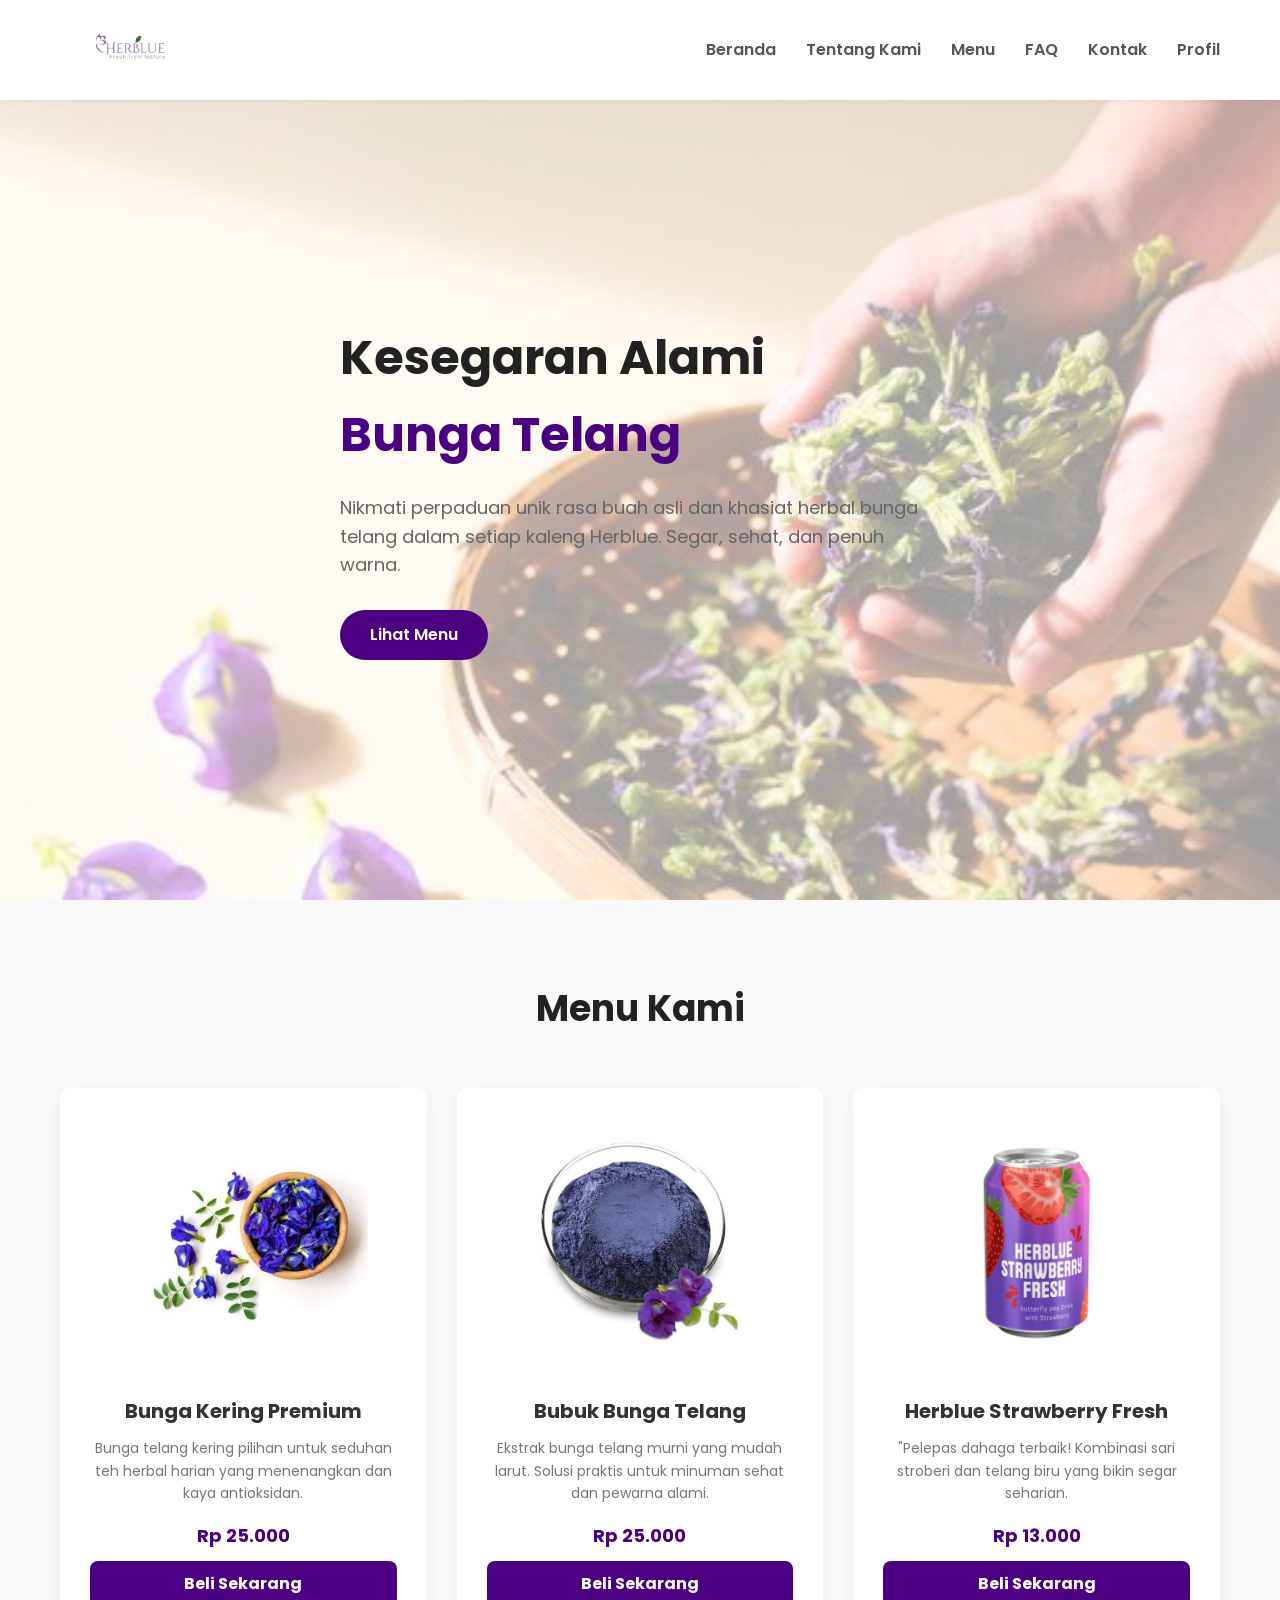
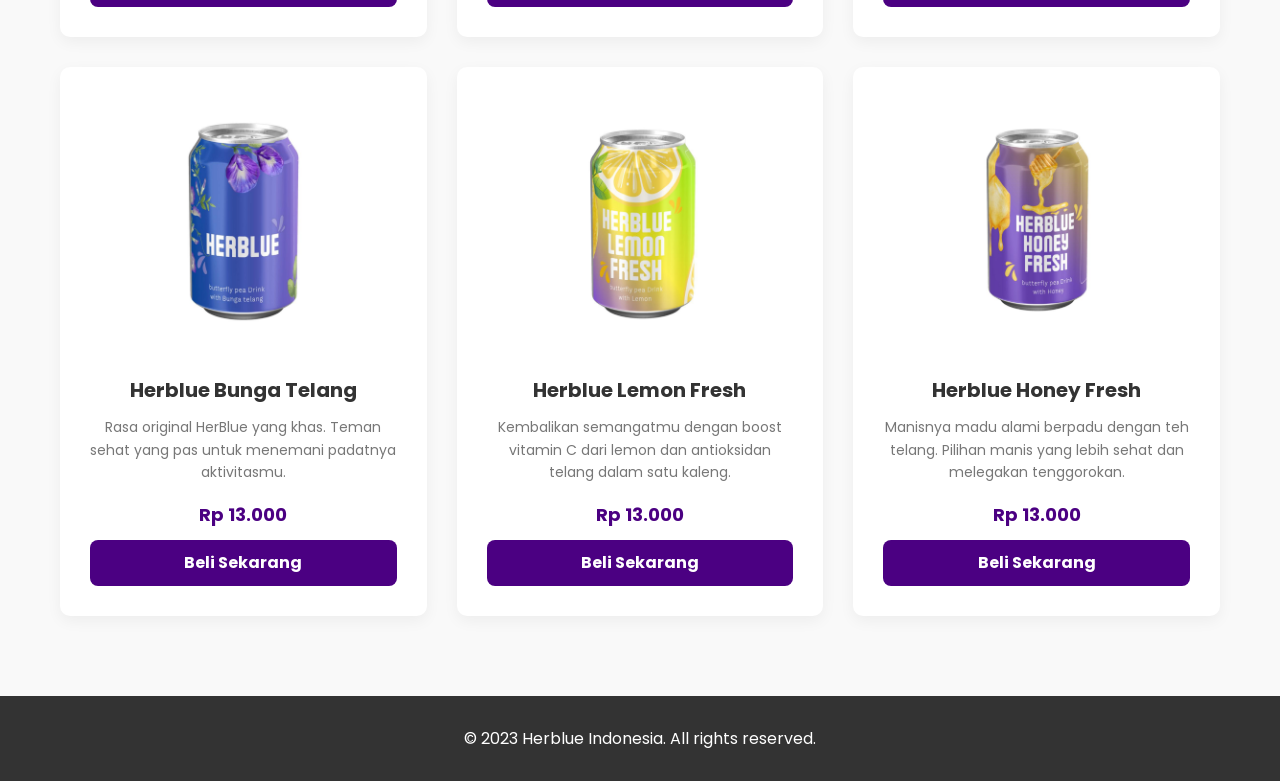
<file: index.html>
<!DOCTYPE html>
<html lang="id">
<head>
    <meta charset="UTF-8">
    <meta name="viewport" content="width=device-width, initial-scale=1.0">
    <title>Herblue - Kesegaran Bunga Telang Alami</title>
    <link rel="stylesheet" href="style.css">
    <link href="https://fonts.googleapis.com/css2?family=Poppins:wght@400;600;700&display=swap" rel="stylesheet">
    <style>
    .menu-item p {
        height: 65px; /* Batas tinggi kotak teks */
        overflow-y: auto; /* Teks tetap bisa digeser */
        
        /* KODE AJAIB UNTUK MENGHILANGKAN GARIS SCROLL */
        -ms-overflow-style: none;  /* Untuk browser Edge */
        scrollbar-width: none;  /* Untuk browser Firefox */
    }

    /* Menghilangkan garis untuk Chrome & Safari */
    .menu-item p::-webkit-scrollbar {
        display: none;
    }
</style>
</head>
<body>

    <header>
        <div class="container">
             <div class="logo">
            <img src="logo.png" alt="HerBlue" style="height: 60px; width: auto; display: block;">
            </div>
           <nav>
                <ul>
                    <li><a href="index.html">Beranda</a></li>
                    <li><a href="about.html">Tentang Kami</a></li>
                    <li><a href="index.html#menu">Menu</a></li>
                    <li><a href="faq.html" class="active">FAQ</a></li>
                    <li><a href="contact.html">Kontak</a></li>
                    <li><a href="login.html"><i class="fas fa-user"></i> Profil</a></li>
                </ul>
            </nav>
        </div>
    </header>

    <section id="home" class="hero" style="background-image: linear-gradient(rgba(255, 255, 255, 0.6), rgba(255, 255, 255, 0.6)), url('background-telang.jpg'); background-size: cover; background-position: center; background-repeat: no-repeat;">
    <div class="container hero-content">
        <h1>Kesegaran Alami <br> <span>Bunga Telang</span></h1>
        <p>Nikmati perpaduan unik rasa buah asli dan khasiat herbal bunga telang dalam setiap kaleng Herblue. Segar, sehat, dan penuh warna.</p>
        <a href="#menu" class="btn">Lihat Menu</a>
    </div>
</section>

    <section id="menu" class="menu">
        <div class="container">
            <h2>Menu Kami</h2>
            <div class="menu-grid">

                <div class="menu-item">
                    <img src="bunga telang.jpeg">
                    <h3>Bunga Kering Premium</h3>
                    <p>Bunga telang kering pilihan untuk seduhan teh herbal harian yang menenangkan dan kaya antioksidan.</p>
                    <span class="price">Rp 25.000</span>
                    <a href="checkout.html?img=bunga telang.jpeg&name=Bunga Kering Premium&price=Rp 25.000" class="btn-buy" style="display: block; background: #4b0082; color: white; text-align: center; padding: 10px; border-radius: 8px; text-decoration: none; margin-top: 10px; font-weight: bold;">Beli Sekarang</a>
                </div>

                <div class="menu-item">
                    <img src="bubuk.jpeg">
                    <h3>Bubuk Bunga Telang</h3>
                    <p>Ekstrak bunga telang murni yang mudah larut. Solusi praktis untuk minuman sehat dan pewarna alami.</p>
                    <span class="price">Rp 25.000</span>
                    <a href="checkout.html?img=bubuk.jpeg&name=Bubuk Bunga Telang&price=Rp 25.000" class="btn-buy" style="display: block; background: #4b0082; color: white; text-align: center; padding: 10px; border-radius: 8px; text-decoration: none; margin-top: 10px; font-weight: bold;">Beli Sekarang</a>
                </div>
                
                <div class="menu-item">
                    <img src="kaleng strawberry.jpeg">
                    <h3>Herblue Strawberry Fresh</h3>
                    <p>"Pelepas dahaga terbaik! Kombinasi sari stroberi dan telang biru yang bikin segar seharian.</p>
                    <span class="price">Rp 13.000</span>
                   <a href="checkout.html?img=kaleng strawberry.jpeg&name=Herblue Strawberry Fresh&price=Rp 25.000" class="btn-buy" style="display: block; background: #4b0082; color: white; text-align: center; padding: 10px; border-radius: 8px; text-decoration: none; margin-top: 10px; font-weight: bold;">Beli Sekarang</a>
                </div>

                <div class="menu-item">
                    <img src="original.jpeg"Herblue Original Bunga Telang">
                    <h3>Herblue Bunga Telang</h3>
                    <p>Rasa original HerBlue yang khas. Teman sehat yang pas untuk menemani padatnya aktivitasmu.</p>
                    <span class="price">Rp 13.000</span>
                  <a href="checkout.html?img=original.jpeg&name=Herblue Bunga Telang&price=Rp 20.000" class="btn-buy" style="display: block; background: #4b0082; color: white; text-align: center; padding: 10px; border-radius: 8px; text-decoration: none; margin-top: 10px; font-weight: bold;">Beli Sekarang</a>
                </div>

                <div class="menu-item">
                    <img src="kaleng lemon.jpeg"Herblue Lemon Fresh">
                    <h3>Herblue Lemon Fresh</h3>
                    <p>Kembalikan semangatmu dengan boost vitamin C dari lemon dan antioksidan telang dalam satu kaleng.</p>
                    <span class="price">Rp 13.000</span>
                   <a href="checkout.html?img=kaleng lemon.jpeg&name=Herblue Lemon Fresh&price=Rp 20.000" class="btn-buy" style="display: block; background: #4b0082; color: white; text-align: center; padding: 10px; border-radius: 8px; text-decoration: none; margin-top: 10px; font-weight: bold;">Beli Sekarang</a>
                </div>

                <div class="menu-item">
                    <img src="madu.jpeg"Herblue Lemon Fresh">
                    <h3>Herblue Honey Fresh</h3>
                    <p>Manisnya madu alami berpadu dengan teh telang. Pilihan manis yang lebih sehat dan melegakan tenggorokan.</p>
                    <span class="price">Rp 13.000</span>
                    <a href="checkout.html?img=madu.jpeg&name=Herblue Lemon Fresh&price=Rp 20.000" class="btn-buy" style="display: block; background: #4b0082; color: white; text-align: center; padding: 10px; border-radius: 8px; text-decoration: none; margin-top: 10px; font-weight: bold;">Beli Sekarang</a>
                </div>
            </div>
        </div>
    </section>

    <footer>
        <div class="container">
            <p>&copy; 2023 Herblue Indonesia. All rights reserved.</p>
        </div>
    </footer>

</body>
</html>
</file>
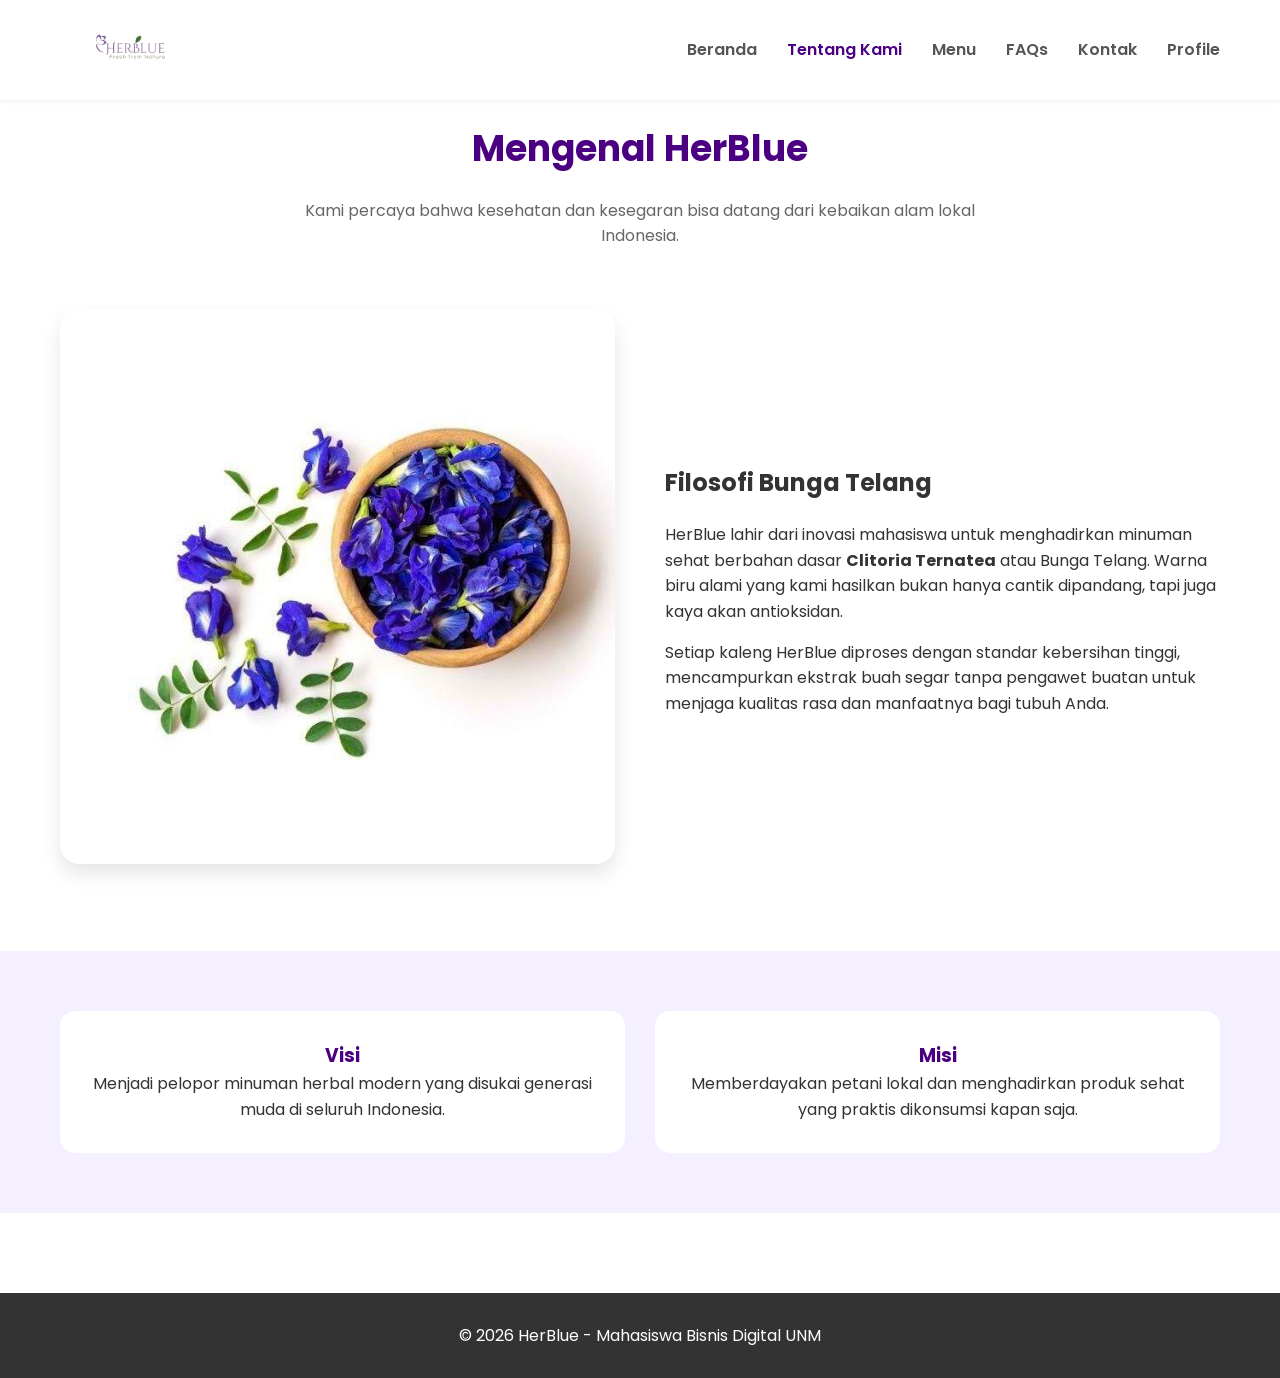
<file: about.html>
<!DOCTYPE html>
<html lang="id">
<head>
    <meta charset="UTF-8">
    <meta name="viewport" content="width=device-width, initial-scale=1.0">
    <title>Tentang Kami - HerBlue</title>
    <link rel="stylesheet" href="style.css">
    <link href="https://fonts.googleapis.com/css2?family=Poppins:wght@400;600;700&display=swap" rel="stylesheet">
</head>
<body>
    <header>
        <div class="container">
             <div class="logo">
            <img src="logo.png" alt="HerBlue" style="height: 60px; width: auto; display: block;">
        </div>
            <nav>
                <ul>
                    <li><a href="index.html">Beranda</a></li>
                    <li><a href="about.html" style="color: #4b0082;">Tentang Kami</a></li>
                    <li><a href="index.html#menu">Menu</a></li>
                    <li><a href="faq.html">FAQs</a></li>
                    <li><a href="contact.html">Kontak</a></li>
                    <li><a href="login.html">Profile</a></li>
                </ul>
            </nav>
        </div>
    </header>

    <main style="margin-top: 120px; padding-bottom: 80px;">
        <section class="container" style="text-align: center; margin-bottom: 60px;">
            <h1 style="font-size: 36px; color: #4b0082;">Mengenal HerBlue</h1>
            <p style="color: #666; max-width: 700px; margin: 20px auto;">Kami percaya bahwa kesehatan dan kesegaran bisa datang dari kebaikan alam lokal Indonesia.</p>
        </section>

        <section class="container" style="display: flex; align-items: center; gap: 50px; flex-wrap: wrap;">
            <div style="flex: 1; min-width: 300px;">
                <img src="bunga telang.jpeg" alt="Bunga Telang" style="width: 100%; border-radius: 20px; box-shadow: 0 10px 20px rgba(0,0,0,0.1);">
            </div>
            <div style="flex: 1; min-width: 300px;">
                <h2 style="margin-bottom: 20px;">Filosofi Bunga Telang</h2>
                <p style="margin-bottom: 15px;">HerBlue lahir dari inovasi mahasiswa untuk menghadirkan minuman sehat berbahan dasar <strong>Clitoria Ternatea</strong> atau Bunga Telang. Warna biru alami yang kami hasilkan bukan hanya cantik dipandang, tapi juga kaya akan antioksidan.</p>
                <p>Setiap kaleng HerBlue diproses dengan standar kebersihan tinggi, mencampurkan ekstrak buah segar tanpa pengawet buatan untuk menjaga kualitas rasa dan manfaatnya bagi tubuh Anda.</p>
            </div>
        </section>

        <section style="background-color: #f4f0ff; margin-top: 80px; padding: 60px 0;">
            <div class="container" style="display: grid; grid-template-columns: repeat(auto-fit, minmax(250px, 1fr)); gap: 30px; text-align: center;">
                <div class="card-about" style="background: white; padding: 30px; border-radius: 15px;">
                    <h3 style="color: #4b0082;">Visi</h3>
                    <p>Menjadi pelopor minuman herbal modern yang disukai generasi muda di seluruh Indonesia.</p>
                </div>
                <div class="card-about" style="background: white; padding: 30px; border-radius: 15px;">
                    <h3 style="color: #4b0082;">Misi</h3>
                    <p>Memberdayakan petani lokal dan menghadirkan produk sehat yang praktis dikonsumsi kapan saja.</p>
                </div>
            </div>
        </section>
    </main>

    <footer>
        <p>&copy; 2026 HerBlue - Mahasiswa Bisnis Digital UNM</p>
    </footer>
</body>
</html>
</file>
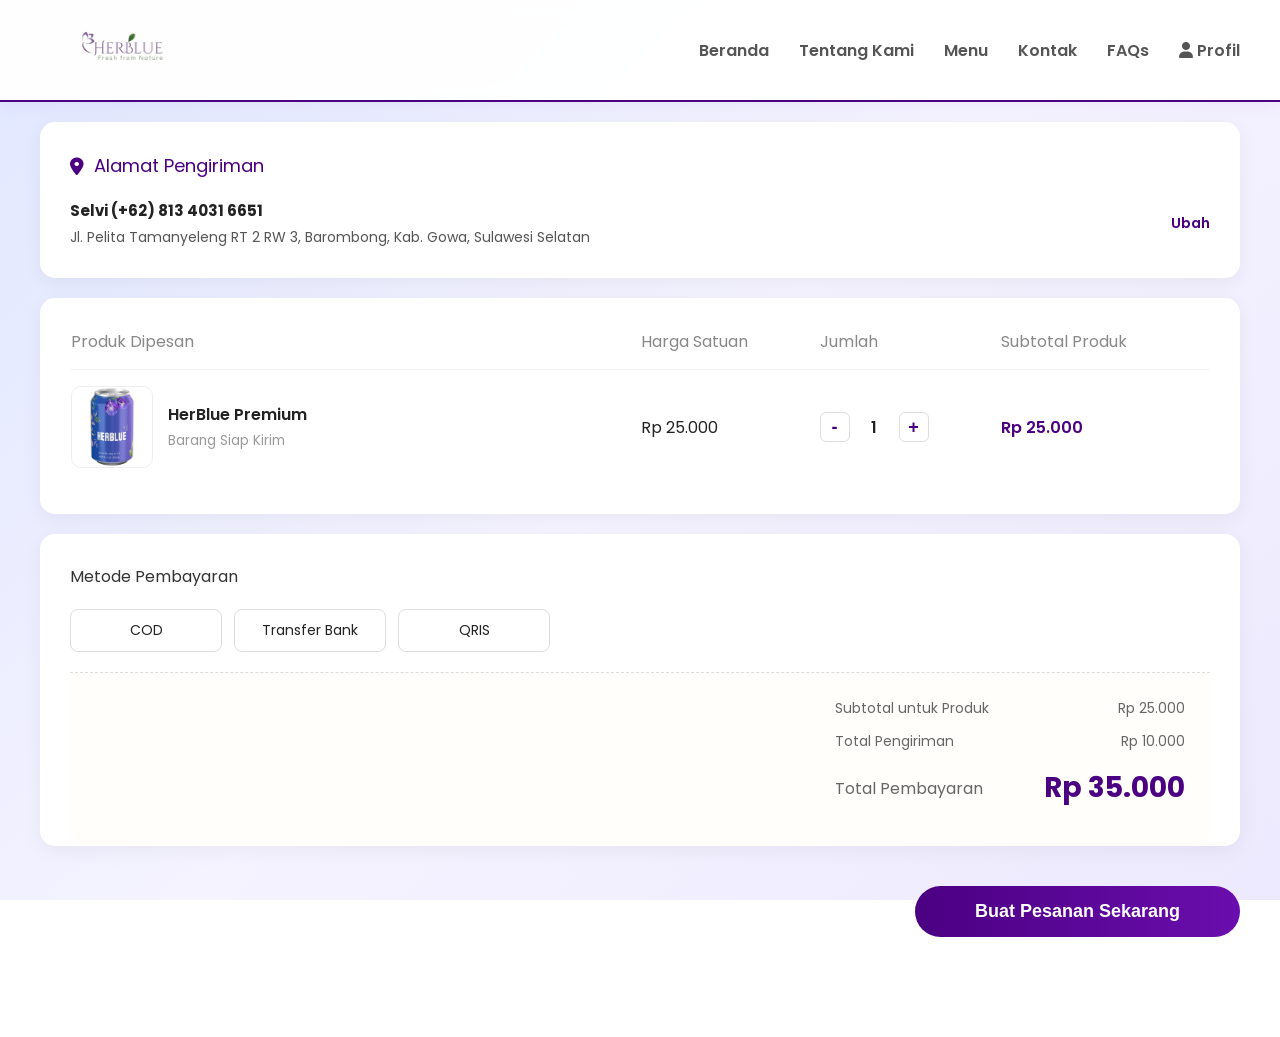
<file: checkout.html>
<!DOCTYPE html>
<html lang="id">
<head>
    <meta charset="UTF-8">
    <meta name="viewport" content="width=device-width, initial-scale=1.0">
    <title>Checkout | HerBlue Indonesia</title>
    <link href="https://fonts.googleapis.com/css2?family=Poppins:wght@400;500;600;700&display=swap" rel="stylesheet">
    <link rel="stylesheet" href="https://cdnjs.cloudflare.com/ajax/libs/font-awesome/6.0.0/css/all.min.css">
    
    <style>
        /* DASAR & BACKGROUND GRADASI */
        body {
            background: linear-gradient(135deg, #e0e7ff 0%, #f5f3ff 50%, #ede9fe 100%);
            background-attachment: fixed;
            font-family: 'Poppins', sans-serif;
            margin: 0; padding: 0; color: #222;
            min-height: 100vh;
        }

        /* HEADER NAVIGASI */
        header {
            background-color: rgba(255, 255, 255, 0.95);
            backdrop-filter: blur(10px);
            border-bottom: 2px solid #4b0082;
            padding: 15px 0;
            position: sticky; top: 0; z-index: 1000;
            box-shadow: 0 4px 15px rgba(75, 0, 130, 0.05);
        }

        .container {
            width: 95%; max-width: 1200px;
            margin: 0 auto; display: flex; justify-content: space-between; align-items: center;
        }
        
        .container-content {
            width: 1200px; margin: 0 auto;
        }

        .logo-text { color: #4b0082; font-size: 28px; font-weight: 700; text-decoration: none; }

        /* MENU NAVIGASI */
        nav ul { list-style: none; display: flex; gap: 30px; margin: 0; padding: 0; align-items: center; }
        nav ul li a { text-decoration: none; color: #555; font-weight: 600; font-size: 16px; transition: all 0.3s ease; }
        nav ul li a:hover, nav ul li a.active { color: #4b0082; font-weight: 700; }

        /* KOTAK KONTEN UTAMA */
        .content-wrapper { width: 1200px; margin: 0 auto; padding-bottom: 50px; }
        .section-box {
            background: white; padding: 30px; margin-top: 20px;
            box-shadow: 0 5px 20px rgba(0,0,0,0.05); border-radius: 15px;
        }
        .section-header { display: flex; align-items: center; gap: 10px; color: #4b0082; font-size: 18px; margin-bottom: 20px; }

        /* ALAMAT & FORM EDIT ALAMAT */
        .address-detail { display: flex; gap: 20px; font-size: 15px; align-items: center; }
        
        .edit-input {
            width: 100%; padding: 10px 15px; margin-bottom: 10px;
            border: 1px solid #ddd; border-radius: 8px;
            font-family: 'Poppins', sans-serif; font-size: 14px;
            box-sizing: border-box; outline: none; transition: 0.3s;
        }
        .edit-input:focus { border-color: #4b0082; box-shadow: 0 0 0 2px rgba(75,0,130,0.1); }
        
        .btn-simpan-alamat { background: #4b0082; color: white; border: none; padding: 8px 20px; border-radius: 6px; cursor: pointer; font-weight: 600; font-family: 'Poppins'; }
        .btn-batal-alamat { background: #f5f5f5; color: #555; border: 1px solid #ddd; padding: 8px 20px; border-radius: 6px; cursor: pointer; font-weight: 600; font-family: 'Poppins'; }

        /* TABEL PRODUK */
        .product-table { width: 100%; border-collapse: collapse; }
        .product-table th { text-align: left; color: #888; font-weight: 400; padding-bottom: 15px; border-bottom: 1px solid #f5f5f5; }
        .product-item { display: flex; align-items: center; gap: 15px; padding: 15px 0; }
        .product-img { width: 80px; height: 80px; object-fit: cover; border-radius: 10px; border: 1px solid #eee; }

        /* TOMBOL TAMBAH/KURANG JUMLAH (QTY) */
        .quantity-control { display: flex; align-items: center; gap: 12px; }
        .qty-btn {
            background-color: #fff; border: 1px solid #ddd; color: #4b0082;
            width: 30px; height: 30px; border-radius: 6px; cursor: pointer;
            font-weight: bold; font-size: 18px; display: flex; justify-content: center; align-items: center; transition: 0.2s;
        }
        .qty-btn:hover { background-color: #f0ebff; border-color: #4b0082; }
        #qtyNumber { font-weight: 600; font-size: 16px; width: 25px; text-align: center; }

        /* METODE PEMBAYARAN */
        .payment-options { display: flex; flex-wrap: wrap; gap: 12px; margin: 20px 0; }
        .payment-options input[type="radio"] { display: none; }
        .payment-label { padding: 10px 25px; border: 1.5px solid #ddd; border-radius: 8px; cursor: pointer; font-size: 14px; background: #fff; transition: 0.2s; min-width: 100px; text-align: center; }
        .payment-options input[type="radio"]:checked + .payment-label { border-color: #4b0082; color: #4b0082; background: #fdfcff; position: relative; outline: 1px solid #4b0082; }
        .payment-options input[type="radio"]:checked + .payment-label::after { content: "✔"; position: absolute; bottom: -1px; right: -1px; background: #4b0082; color: white; font-size: 9px; padding: 2px 4px; border-radius: 2px 0 0 0; }

        .pay-detail-box { background: #fafafa; padding: 20px; border: 1px solid #eee; margin-top: 15px; display: none; }
        .bank-list { display: flex; flex-direction: column; gap: 12px; margin-top: 10px; }
        .bank-item { display: flex; align-items: center; gap: 15px; padding: 10px; border-bottom: 1px solid #f0f0f0; cursor: pointer; transition: 0.2s; }
        .bank-item:hover { background: #f0ebff; }
        .bank-item input[type="radio"] { accent-color: #4b0082; width: 18px; height: 18px; }
        .bank-logo { width: 45px; height: 25px; object-fit: contain; }

        /* RINGKASAN HARGA & TOMBOL */
        .summary-wrapper { display: flex; justify-content: flex-end; background: #fffefb; padding: 25px; border-top: 1px dashed #ddd; border-radius: 0 0 15px 15px; }
        .summary-table { width: 350px; }
        .row-info { display: flex; justify-content: space-between; margin-bottom: 12px; color: #666; font-size: 14px; }
        .total-amount { font-size: 28px; color: #4b0082; font-weight: 700; }
        .checkout-action { display: flex; justify-content: flex-end; padding: 20px 0 50px; }
        .btn-submit { background: linear-gradient(to right, #4b0082, #6a0dad); color: white; border: none; padding: 15px 60px; font-size: 18px; font-weight: 700; cursor: pointer; border-radius: 50px; transition: 0.3s; margin-top: 20px; }
        .btn-submit:hover { transform: translateY(-3px); box-shadow: 0 10px 20px rgba(75, 0, 130, 0.2); }
    </style>
</head>
<body>
    
    <header>
        <div class="container">
            <div style="display: flex; align-items: center; gap: 20px;">
                <div class="logo">
                    <img src="logo.png" alt="HerBlue" style="height: 70px; width: auto; display: block;">
                </div>
            </div>
            <nav>
                <ul>
                    <li><a href="index.html">Beranda</a></li>
                    <li><a href="about.html">Tentang Kami</a></li>
                    <li><a href="index.html#menu">Menu</a></li>
                    <li><a href="contact.html">Kontak</a></li>
                    <li><a href="faq.html">FAQs</a></li>
                    <li><a href="login.html"><i class="fas fa-user"></i> Profil</a></li>
                </ul>
            </nav>
        </div>
    </header>

    <div class="content-wrapper">
        <div class="section-box">
            <div class="section-header">
                <i class="fas fa-map-marker-alt"></i> Alamat Pengiriman
            </div>
            
            <div class="address-detail" id="displayAlamatArea">
                <div style="flex: 1;">
                    <strong id="displayNama">Selvi (+62) 813 4031 6651</strong><br>
                    <span id="displayJalan" style="color: #555; font-size: 14px; margin-top: 5px; display: inline-block;">Jl. Pelita Tamanyeleng RT 2 RW 3, Barombong, Kab. Gowa, Sulawesi Selatan</span>
                </div>
                <a href="javascript:void(0)" onclick="bukaEditAlamat()" style="color: #4b0082; text-decoration: none; font-size: 14px; font-weight: 600;">Ubah</a>
            </div>

            <div id="formEditAlamatArea" style="display: none; background: #fdfcff; padding: 20px; border-radius: 8px; border: 1px solid #eee;">
                <label style="font-size: 12px; color: #888; font-weight: 600; margin-bottom: 5px; display: block;">Nama & Nomor HP</label>
                <input type="text" id="inputNama" class="edit-input" placeholder="Contoh: Nama Kamu (+62) 812...">
                
                <label style="font-size: 12px; color: #888; font-weight: 600; margin-bottom: 5px; margin-top: 10px; display: block;">Alamat Lengkap</label>
                <textarea id="inputJalan" class="edit-input" rows="3" placeholder="Nama Jalan, RT/RW, Kecamatan, Kota..."></textarea>
                
                <div style="display: flex; gap: 10px; margin-top: 15px;">
                    <button class="btn-simpan-alamat" onclick="simpanAlamat()">Simpan Alamat</button>
                    <button class="btn-batal-alamat" onclick="batalEditAlamat()">Batal</button>
                </div>
            </div>
        </div>

        <div class="section-box">
            <table class="product-table">
                <thead>
                    <tr>
                        <th style="width: 50%;">Produk Dipesan</th>
                        <th>Harga Satuan</th>
                        <th>Jumlah</th>
                        <th>Subtotal Produk</th>
                    </tr>
                </thead>
                <tbody>
                    <tr>
                        <td>
                            <div class="product-item">
                                <img id="pImg" src="original.jpeg" class="product-img">
                                <div>
                                    <div id="pName" style="font-weight: 600;">HerBlue Premium</div>
                                    <small style="color: #999;">Barang Siap Kirim</small>
                                </div>
                            </div>
                        </td>
                        <td id="pPrice">Rp 25.000</td>
                        <td>
                            <div class="quantity-control">
                                <button class="qty-btn" onclick="ubahJumlah(-1)">-</button>
                                <span id="qtyNumber">1</span>
                                <button class="qty-btn" onclick="ubahJumlah(1)">+</button>
                            </div>
                        </td>
                        <td id="pSubtotal" style="font-weight: 600; color: #4b0082;">Rp 25.000</td>
                    </tr>
                </tbody>
            </table>
        </div>

        <div class="section-box" style="padding-bottom: 0;">
            <div class="section-header" style="color: #333; font-size: 16px;">Metode Pembayaran</div>
            
            <div class="payment-options">
                <label><input type="radio" name="mainPay" value="cod" onclick="togglePay('cod')"><div class="payment-label">COD</div></label>
                <label><input type="radio" name="mainPay" value="bank" onclick="togglePay('bank')"><div class="payment-label">Transfer Bank</div></label>
                <label><input type="radio" name="mainPay" value="qris" onclick="togglePay('qris')"><div class="payment-label">QRIS</div></label>
            </div>

            <div id="payBox" class="pay-detail-box"></div>

            <div class="summary-wrapper">
                <div class="summary-table">
                    <div class="row-info">
                        <span>Subtotal untuk Produk</span>
                        <span id="sumProd">Rp 25.000</span>
                    </div>
                    <div class="row-info">
                        <span>Total Pengiriman</span>
                        <span>Rp 10.000</span>
                    </div>
                    <div class="row-info" style="margin-top: 15px; align-items: center;">
                        <span style="font-size: 16px;">Total Pembayaran</span>
                        <span class="total-amount" id="sumTotal">Rp 35.000</span>
                    </div>
                </div>
            </div>
        </div>
        
        <div class="checkout-action">
            <button class="btn-submit" onclick="finish()">Buat Pesanan Sekarang</button>
        </div>
    </div>

    <script>
        let hargaSatuan = 0;
        let jumlahBeli = 1;
        const ongkir = 10000;

        window.onload = function() {
            const params = new URLSearchParams(window.location.search);
            const img = params.get('img');
            const name = params.get('name');
            const price = params.get('price') || "Rp 25.000";

            if(img) document.getElementById('pImg').src = img;
            if(name) document.getElementById('pName').innerText = name;
            
            document.getElementById('pPrice').innerText = price;
            
            hargaSatuan = parseInt(price.replace(/[^0-9]/g, ''));
            updateTotal();
        }

        /* --- SCRIPT UNTUK EDIT ALAMAT --- */
        function bukaEditAlamat() {
            // Sembunyikan tampilan teks alamat
            document.getElementById('displayAlamatArea').style.display = 'none';
            // Tampilkan kotak form isian
            document.getElementById('formEditAlamatArea').style.display = 'block';
            
            // Masukkan teks yang ada saat ini ke dalam kotak isian
            document.getElementById('inputNama').value = document.getElementById('displayNama').innerText;
            document.getElementById('inputJalan').value = document.getElementById('displayJalan').innerText;
        }

        function simpanAlamat() {
            const namaBaru = document.getElementById('inputNama').value;
            const jalanBaru = document.getElementById('inputJalan').value;

            // Cek kalau kosong
            if(namaBaru.trim() === '' || jalanBaru.trim() === '') {
                alert("Data alamat tidak boleh kosong ya!");
                return;
            }

            // Update teks tampilan dengan data baru
            document.getElementById('displayNama').innerText = namaBaru;
            document.getElementById('displayJalan').innerText = jalanBaru;

            // Kembalikan tampilannya
            document.getElementById('formEditAlamatArea').style.display = 'none';
            document.getElementById('displayAlamatArea').style.display = 'flex';
        }

        function batalEditAlamat() {
            // Batal, langsung kembalikan tampilan
            document.getElementById('formEditAlamatArea').style.display = 'none';
            document.getElementById('displayAlamatArea').style.display = 'flex';
        }
        /* -------------------------------- */

        function ubahJumlah(perubahan) {
            let jumlahBaru = jumlahBeli + perubahan;
            if (jumlahBaru < 1) return;
            
            jumlahBeli = jumlahBaru;
            document.getElementById('qtyNumber').innerText = jumlahBeli;
            updateTotal();
        }

        function updateTotal() {
            let subtotalProduk = hargaSatuan * jumlahBeli;
            let totalAkhir = subtotalProduk + ongkir;

            document.getElementById('pSubtotal').innerText = "Rp " + subtotalProduk.toLocaleString('id-ID');
            document.getElementById('sumProd').innerText = "Rp " + subtotalProduk.toLocaleString('id-ID');
            document.getElementById('sumTotal').innerText = "Rp " + totalAkhir.toLocaleString('id-ID');
        }

        function togglePay(method) {
            const box = document.getElementById('payBox');
            box.style.display = "block";

            if(method === 'bank') {
                box.innerHTML = `
                    <div style="font-weight: 600; margin-bottom: 10px; font-size: 14px;">Pilih Bank</div>
                    <div class="bank-list">
                        <label class="bank-item"><input type="radio" name="b"> <img src="https://upload.wikimedia.org/wikipedia/commons/5/5c/Bank_Central_Asia.svg" class="bank-logo"> <span>Bank BCA</span></label>
                        <label class="bank-item"><input type="radio" name="b"> <img src="https://upload.wikimedia.org/wikipedia/commons/a/ad/Bank_Mandiri_logo_2016.svg" class="bank-logo"> <span>Bank Mandiri</span></label>
                        <label class="bank-item"><input type="radio" name="b"> <img src="https://tse1.mm.bing.net/th/id/OIP.nL9v9QnRc9wBHJIHB9svDwHaHa?rs=1&pid=ImgDetMain&o=7&rm=3" class="bank-logo"> <span>Bank BNI</span></label>
                        <label class="bank-item"><input type="radio" name="b"> <img src="https://cdn.freelogovectors.net/wp-content/uploads/2023/02/bri-logo-freelogovectors.net_.png" class="bank-logo"> <span>Bank BRI</span></label>
                    </div>
                `;
            } else if(method === 'qris') {
                box.innerHTML = "<strong>QRIS</strong><br>Scan QRIS dengan aplikasi pembayaran pilihanmu.<br><img src='https://api.qrserver.com/v1/create-qr-code/?size=120x120&data=HerBlue' style='margin-top:10px; border-radius: 8px;'>";
            } else {
                box.innerHTML = "<strong>COD (Bayar di Tempat)</strong><br>Bayar pesanan secara tunai saat kurir tiba.";
            }
        }

        function finish() {
            // Ambil data terbaru untuk dikirim (opsional)
            const namaTujuan = document.getElementById('displayNama').innerText;
            const alamatTujuan = document.getElementById('displayJalan').innerText;
            
            alert(`Pesanan HerBlue untuk ${namaTujuan} berhasil dibuat! Mohon tunggu konfirmasi WhatsApp.`);
            window.location.href = "index.html";
        }
    </script>
</body>
</html>
</file>
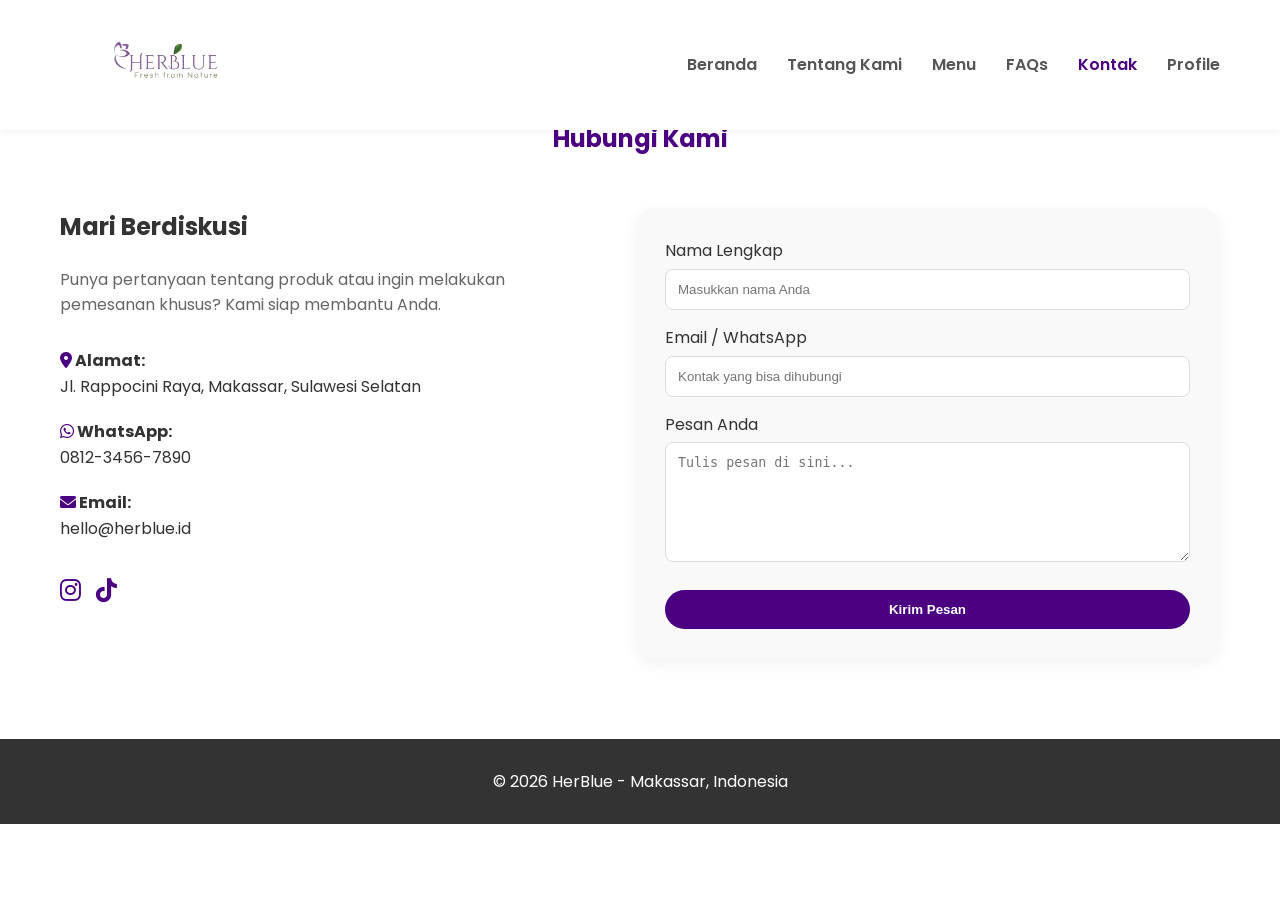
<file: contact.html>
<!DOCTYPE html>
<html lang="id">
<head>
    <meta charset="UTF-8">
    <meta name="viewport" content="width=device-width, initial-scale=1.0">
    <title>Kontak - HerBlue</title>
    <link rel="stylesheet" href="style.css">
    <link href="https://fonts.googleapis.com/css2?family=Poppins:wght@400;600;700&display=swap" rel="stylesheet">
    <link rel="stylesheet" href="https://cdnjs.cloudflare.com/ajax/libs/font-awesome/6.0.0/css/all.min.css">
</head>
<body>
    <header>
        <div class="container">
             <div class="logo">
            <img src="logo.png" alt="HerBlue" style="height: 90px; width: auto; display: block;">
            </div>
            <nav>
                <ul>
                    <li><a href="index.html">Beranda</a></li>
                    <li><a href="about.html">Tentang Kami</a></li>
                    <li><a href="index.html#menu">Menu</a></li>
                    <li><a href="faq.html">FAQs</a></li>
                    <li><a href="contact.html"style="color: #4b0082;">Kontak</a></li>
                    <li><a href="login.html">Profile</a></li>
                </ul>
            </nav>
        </div>
    </header>

    <main style="margin-top: 120px; padding-bottom: 80px;">
        <section class="container">
            <h1 style="text-align: center; color: #4b0082; margin-bottom: 50px;">Hubungi Kami</h1>
            
            <div style="display: flex; gap: 50px; flex-wrap: wrap;">
                <div style="flex: 1; min-width: 300px;">
                    <h2 style="margin-bottom: 20px;">Mari Berdiskusi</h2>
                    <p style="color: #666; margin-bottom: 30px;">Punya pertanyaan tentang produk atau ingin melakukan pemesanan khusus? Kami siap membantu Anda.</p>
                    
                    <div style="margin-bottom: 20px;">
                        <p><strong><i class="fas fa-location-dot" style="color: #4b0082;"></i> Alamat:</strong></p>
                        <p>Jl. Rappocini Raya, Makassar, Sulawesi Selatan</p>
                    </div>

                    <div style="margin-bottom: 20px;">
                        <p><strong><i class="fab fa-whatsapp" style="color: #4b0082;"></i> WhatsApp:</strong></p>
                        <p>0812-3456-7890</p>
                    </div>

                    <div style="margin-bottom: 30px;">
                        <p><strong><i class="fas fa-envelope" style="color: #4b0082;"></i> Email:</strong></p>
                        <p>hello@herblue.id</p>
                    </div>

                    <div class="sosmed-icons" style="display: flex; gap: 15px;">
                        <a href="#" style="font-size: 24px; color: #4b0082;"><i class="fab fa-instagram"></i></a>
                        <a href="#" style="font-size: 24px; color: #4b0082;"><i class="fab fa-tiktok"></i></a>
                    </div>
                </div>

                <div style="flex: 1; min-width: 300px; background: #f9f9f9; padding: 30px; border-radius: 20px; box-shadow: 0 5px 15px rgba(0,0,0,0.05);">
                  <form id="contactForm">
    <div style="margin-bottom: 15px;">
        <label style="display: block; margin-bottom: 5px;">Nama Lengkap</label>
        <input type="text" id="nama" placeholder="Masukkan nama Anda" required style="width: 100%; padding: 12px; border: 1px solid #ddd; border-radius: 8px;">
    </div>
    <div style="margin-bottom: 15px;">
        <label style="display: block; margin-bottom: 5px;">Email / WhatsApp</label>
        <input type="text" id="kontak" placeholder="Kontak yang bisa dihubungi" required style="width: 100%; padding: 12px; border: 1px solid #ddd; border-radius: 8px;">
    </div>
    <div style="margin-bottom: 20px;">
        <label style="display: block; margin-bottom: 5px;">Pesan Anda</label>
        <textarea id="pesan" placeholder="Tulis pesan di sini..." required style="width: 100%; padding: 12px; border: 1px solid #ddd; border-radius: 8px; height: 120px;"></textarea>
    </div>
    <button type="submit" class="btn" style="width: 100%; border: none; cursor: pointer;">Kirim Pesan</button>
</form>
                </div>
            </div>
        </section>
    </main>

    <footer>
        <p>&copy; 2026 HerBlue - Makassar, Indonesia</p>
    </footer>
</body>
</html>
<script>
    const form = document.getElementById('contactForm');

    form.addEventListener('submit', function(e) {
        e.preventDefault(); // Mencegah halaman refresh saat klik kirim

        // Ambil nama untuk pesan personal
        const namaUser = document.getElementById('nama').value;

        // Tampilkan pesan berhasil
        alert("Terima kasih, " + namaUser + "! Pesan Anda berhasil dikirim ke tim HerBlue.");

        // Mengosongkan kembali form setelah dikirim
        form.reset();
    });
</script>
</file>
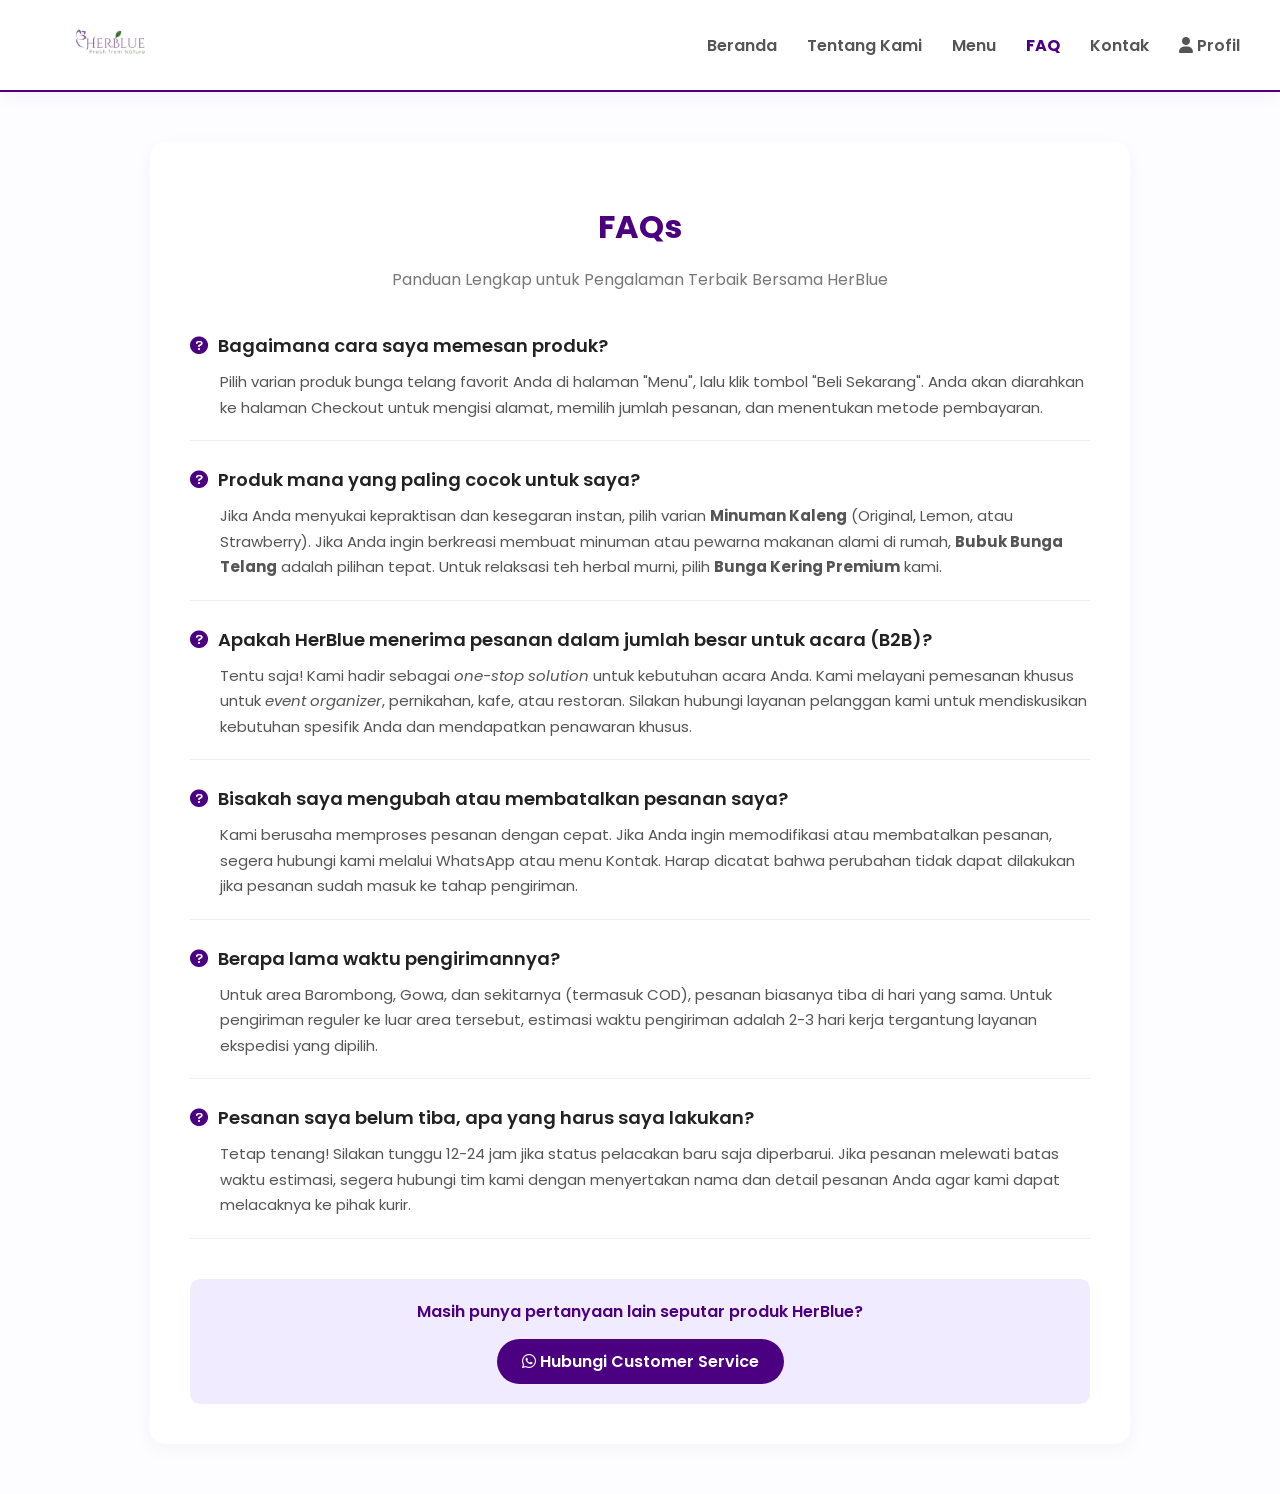
<file: faq.html>
<!DOCTYPE html>
<html lang="id">
<head>
    <meta charset="UTF-8">
    <meta name="viewport" content="width=device-width, initial-scale=1.0">
    <title>FAQ | HerBlue Indonesia</title>
    <link href="https://fonts.googleapis.com/css2?family=Poppins:wght@400;500;600;700&display=swap" rel="stylesheet">
    <link rel="stylesheet" href="https://cdnjs.cloudflare.com/ajax/libs/font-awesome/6.0.0/css/all.min.css">
    
    <style>
        body {
            background-color: #fdfcff;
            font-family: 'Poppins', sans-serif;
            margin: 0; padding: 0; color: #333;
        }

        /* HEADER NAVIGASI (Sama dengan halaman lain) */
        header {
            background-color: rgba(255, 255, 255, 0.95);
            backdrop-filter: blur(10px);
            border-bottom: 2px solid #4b0082;
            padding: 15px 0;
            position: sticky; top: 0; z-index: 1000;
            box-shadow: 0 4px 15px rgba(75, 0, 130, 0.05);
        }

        .container {
            width: 95%; max-width: 1200px;
            margin: 0 auto; display: flex; justify-content: space-between; align-items: center;
        }

        nav ul { list-style: none; display: flex; gap: 30px; margin: 0; padding: 0; align-items: center; }
        nav ul li a { text-decoration: none; color: #555; font-weight: 600; font-size: 16px; transition: all 0.3s ease; }
        nav ul li a:hover, nav ul li a.active { color: #4b0082; font-weight: 700; }

        /* KONTEN FAQ */
        .faq-wrapper {
            max-width: 900px;
            margin: 50px auto;
            padding: 40px;
            background: white;
            border-radius: 15px;
            box-shadow: 0 5px 20px rgba(0,0,0,0.04);
        }

        .faq-title {
            text-align: center;
            color: #4b0082;
            font-size: 32px;
            font-weight: 700;
            margin-bottom: 10px;
        }

        .faq-subtitle {
            text-align: center;
            color: #777;
            font-size: 16px;
            margin-bottom: 40px;
        }

        .faq-item {
            margin-bottom: 25px;
            padding-bottom: 20px;
            border-bottom: 1px solid #f0f0f0;
        }

        .faq-item:last-child {
            border-bottom: none;
            margin-bottom: 0;
            padding-bottom: 0;
        }

        .faq-question {
            font-size: 18px;
            font-weight: 600;
            color: #222;
            margin-bottom: 10px;
            display: flex;
            align-items: flex-start;
            gap: 10px;
        }

        .faq-question i {
            color: #4b0082;
            margin-top: 4px;
        }

        .faq-answer {
            font-size: 15px;
            color: #555;
            line-height: 1.7;
            padding-left: 30px;
        }

        .contact-box {
            background: #f0ebff;
            padding: 20px;
            border-radius: 10px;
            margin-top: 40px;
            text-align: center;
        }

        .contact-box p { margin: 0 0 15px 0; color: #4b0082; font-weight: 600; }
        .btn-hubungi { background: #4b0082; color: white; text-decoration: none; padding: 10px 25px; border-radius: 50px; font-weight: 600; transition: 0.3s; display: inline-block; }
        .btn-hubungi:hover { opacity: 0.9; transform: translateY(-2px); }

    </style>
</head>
<body>

    <header>
        <div class="container">
            <div style="display: flex; align-items: center; gap: 20px;">
                <div class="logo">
                    <img src="logo.png" alt="HerBlue" style="height: 60px; width: auto; display: block;">
                </div>
            </div>
            <nav>
                <ul>
                    <li><a href="index.html">Beranda</a></li>
                    <li><a href="about.html">Tentang Kami</a></li>
                    <li><a href="index.html#menu">Menu</a></li>
                    <li><a href="faq.html" class="active">FAQ</a></li>
                    <li><a href="contact.html">Kontak</a></li>
                    <li><a href="login.html"><i class="fas fa-user"></i> Profil</a></li>
                </ul>
            </nav>
        </div>
    </header>

    <div class="faq-wrapper">
        <h1 class="faq-title">FAQs</h1>
        <p class="faq-subtitle">Panduan Lengkap untuk Pengalaman Terbaik Bersama HerBlue</p>

        <div class="faq-item">
            <div class="faq-question"><i class="fas fa-question-circle"></i> Bagaimana cara saya memesan produk?</div>
            <div class="faq-answer">
                Pilih varian produk bunga telang favorit Anda di halaman "Menu", lalu klik tombol "Beli Sekarang". Anda akan diarahkan ke halaman Checkout untuk mengisi alamat, memilih jumlah pesanan, dan menentukan metode pembayaran.
            </div>
        </div>

        <div class="faq-item">
            <div class="faq-question"><i class="fas fa-question-circle"></i> Produk mana yang paling cocok untuk saya?</div>
            <div class="faq-answer">
                Jika Anda menyukai kepraktisan dan kesegaran instan, pilih varian <strong>Minuman Kaleng</strong> (Original, Lemon, atau Strawberry). Jika Anda ingin berkreasi membuat minuman atau pewarna makanan alami di rumah, <strong>Bubuk Bunga Telang</strong> adalah pilihan tepat. Untuk relaksasi teh herbal murni, pilih <strong>Bunga Kering Premium</strong> kami.
            </div>
        </div>

        <div class="faq-item">
            <div class="faq-question"><i class="fas fa-question-circle"></i> Apakah HerBlue menerima pesanan dalam jumlah besar untuk acara (B2B)?</div>
            <div class="faq-answer">
                Tentu saja! Kami hadir sebagai <i>one-stop solution</i> untuk kebutuhan acara Anda. Kami melayani pemesanan khusus untuk <i>event organizer</i>, pernikahan, kafe, atau restoran. Silakan hubungi layanan pelanggan kami untuk mendiskusikan kebutuhan spesifik Anda dan mendapatkan penawaran khusus.
            </div>
        </div>

        <div class="faq-item">
            <div class="faq-question"><i class="fas fa-question-circle"></i> Bisakah saya mengubah atau membatalkan pesanan saya?</div>
            <div class="faq-answer">
                Kami berusaha memproses pesanan dengan cepat. Jika Anda ingin memodifikasi atau membatalkan pesanan, segera hubungi kami melalui WhatsApp atau menu Kontak. Harap dicatat bahwa perubahan tidak dapat dilakukan jika pesanan sudah masuk ke tahap pengiriman.
            </div>
        </div>

        <div class="faq-item">
            <div class="faq-question"><i class="fas fa-question-circle"></i> Berapa lama waktu pengirimannya?</div>
            <div class="faq-answer">
                Untuk area Barombong, Gowa, dan sekitarnya (termasuk COD), pesanan biasanya tiba di hari yang sama. Untuk pengiriman reguler ke luar area tersebut, estimasi waktu pengiriman adalah 2-3 hari kerja tergantung layanan ekspedisi yang dipilih.
            </div>
        </div>

        <div class="faq-item">
            <div class="faq-question"><i class="fas fa-question-circle"></i> Pesanan saya belum tiba, apa yang harus saya lakukan?</div>
            <div class="faq-answer">
                Tetap tenang! Silakan tunggu 12-24 jam jika status pelacakan baru saja diperbarui. Jika pesanan melewati batas waktu estimasi, segera hubungi tim kami dengan menyertakan nama dan detail pesanan Anda agar kami dapat melacaknya ke pihak kurir.
            </div>
        </div>

        <div class="contact-box">
    <p>Masih punya pertanyaan lain seputar produk HerBlue?</p>
    <a href="https://wa.me/6281340316651?text=Halo,%20saya%20ingin%20bertanya%20tentang%20produk%20HerBlue" 
       class="btn-hubungi" 
       target="_blank">
        <i class="fab fa-whatsapp"></i> Hubungi Customer Service
    </a>
</div>

</body>
</html>
</file>
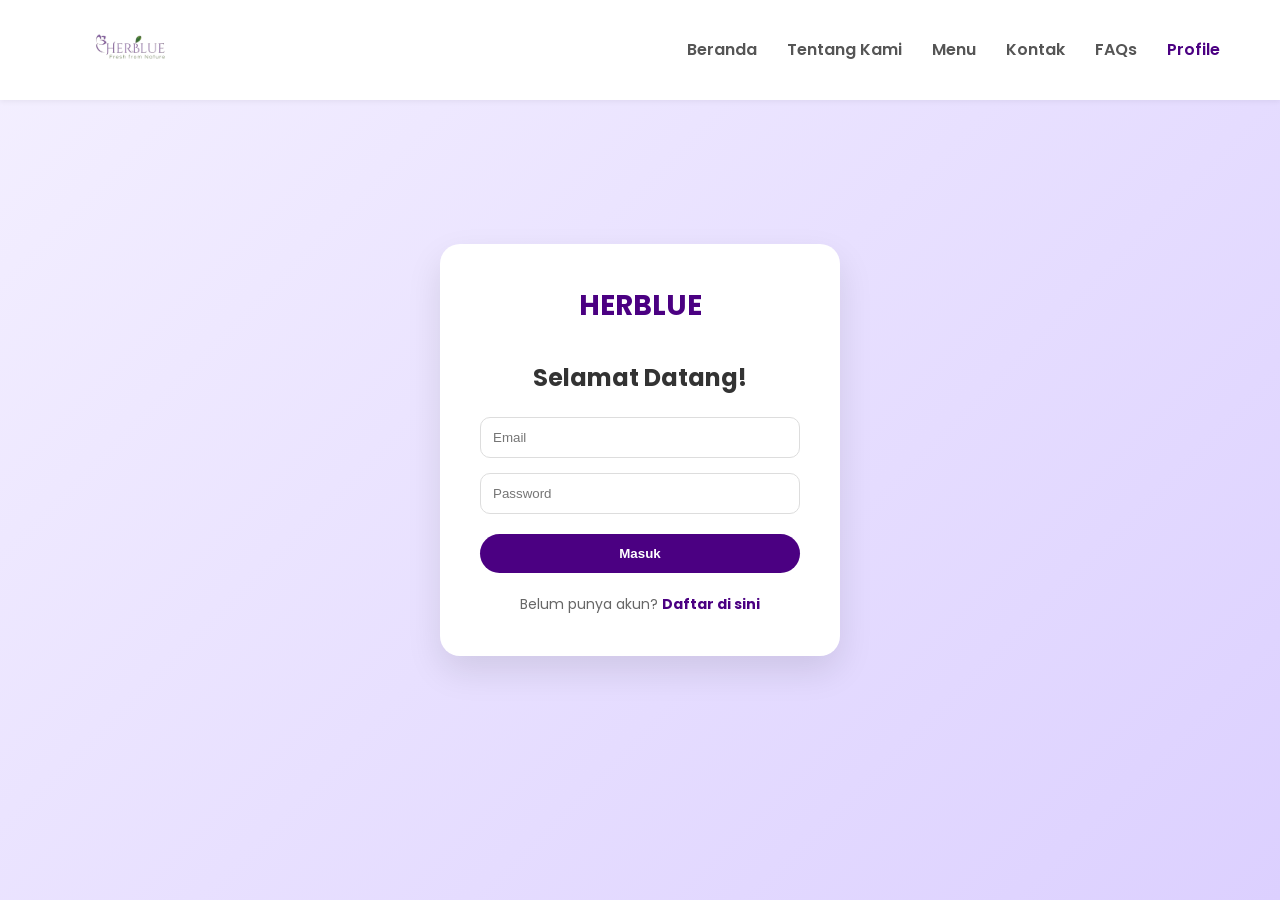
<file: login.html>
<!DOCTYPE html>
<html lang="id">
<head>
    <meta charset="UTF-8">
    <meta name="viewport" content="width=device-width, initial-scale=1.0">
    <title>Login & Registrasi - HerBlue</title>
    <link rel="stylesheet" href="style.css">
    <link href="https://fonts.googleapis.com/css2?family=Poppins:wght@400;600;700&display=swap" rel="stylesheet">
    <link rel="stylesheet" href="https://cdnjs.cloudflare.com/ajax/libs/font-awesome/6.0.0/css/all.min.css">
</head>
<body style="background: linear-gradient(135deg, #f4f0ff 0%, #dcd0ff 100%); min-height: 100vh; display: flex; align-items: center; justify-content: center;">
<header>
        <div class="container">
             <div class="logo">
            <img src="logo.png" alt="HerBlue" style="height: 60px; width: auto; display: block;">
            </div>
            <nav>
                <ul>
                    <li><a href="index.html">Beranda</a></li>
                    <li><a href="about.html">Tentang Kami</a></li>
                    <li><a href="index.html#menu">Menu</a></li>
                    <li><a href="contact.html">Kontak</a></li>
                    <li><a href="faq.html">FAQs</a></li>
                    <li><a href="profil.html"style="color: #4b0082;">Profile</a></li>
                </ul>
            </nav>
        </div>
    </header>
    <div class="auth-container" style="background: white; width: 100%; max-width: 400px; padding: 40px; border-radius: 20px; box-shadow: 0 15px 35px rgba(0,0,0,0.1); text-align: center;">
        <div class="logo" style="margin-bottom: 30px;">HERBLUE</div>

        <div id="login-form">
            <h2 style="margin-bottom: 20px; color: #333;">Selamat Datang!</h2>
            <form onsubmit="handleLogin(event)">
                <input type="text" placeholder="Email" required style="width: 100%; padding: 12px; margin-bottom: 15px; border: 1px solid #ddd; border-radius: 10px;">
                <input type="password" placeholder="Password" required style="width: 100%; padding: 12px; margin-bottom: 20px; border: 1px solid #ddd; border-radius: 10px;">
                <button type="submit" class="btn" style="width: 100%; border: none; cursor: pointer;">Masuk</button>
            </form>
            <p style="margin-top: 20px; font-size: 14px; color: #666;">
                Belum punya akun? <a href="javascript:void(0)" onclick="toggleAuth()" style="color: #4b0082; font-weight: bold; text-decoration: none;">Daftar di sini</a>
            </p>
        </div>

        <div id="register-form" style="display: none;">
            <h2 style="margin-bottom: 20px; color: #333;">Daftar Akun</h2>
            <form onsubmit="handleRegister(event)">
                <input type="text" id="reg-nama" placeholder="Nama Lengkap" required style="width: 100%; padding: 12px; margin-bottom: 15px; border: 1px solid #ddd; border-radius: 10px;">
                <input type="tel" placeholder="Nomor Tlp" required style="width: 100%; padding: 12px; margin-bottom: 15px; border: 1px solid #ddd; border-radius: 10px;">
                <input type="password" placeholder="Buat Password" required style="width: 100%; padding: 12px; margin-bottom: 20px; border: 1px solid #ddd; border-radius: 10px;">
                <button type="submit" class="btn" style="width: 100%; border: none; cursor: pointer;">Kirim Kode OTP</button>
            </form>
            <p style="margin-top: 20px; font-size: 14px; color: #666;">
                Sudah punya akun? <a href="javascript:void(0)" onclick="toggleAuth()" style="color: #4b0082; font-weight: bold; text-decoration: none;">Masuk</a>
            </p>
        </div>
    </div>

    <div id="notif-auth" style="display: none; position: fixed; top: 20px; background: #d4edda; color: #155724; padding: 15px 25px; border-radius: 8px; border: 1px solid #c3e6cb; z-index: 10000; box-shadow: 0 4px 6px rgba(0,0,0,0.1); align-items: center; gap: 10px;">
        <i class="fas fa-check-circle"></i>
        <span id="notif-text"></span>
    </div>

    <script>
        // Fungsi pindah tampilan Login <-> Register
        function toggleAuth() {
            const login = document.getElementById('login-form');
            const register = document.getElementById('register-form');
            if (login.style.display === "none") {
                login.style.display = "block";
                register.style.display = "none";
            } else {
                login.style.display = "none";
                register.style.display = "block";
            }
        }

        // Fungsi Simulasi Login
        function handleLogin(e) {
            e.preventDefault();
            showNotif("Login Berhasil! Mengalihkan ke profil...");
            setTimeout(() => {
                window.location.href = "profil.html";
            }, 2000);
        }

        // Fungsi Simulasi Registrasi
        function handleRegister(e) {
            e.preventDefault();
            const nama = document.getElementById('reg-nama').value;
            showNotif("Pendaftaran Berhasil! Halo " + nama + ", kode OTP telah dikirim.");
            setTimeout(() => {
                alert("Masukkan 4 kode unik (Contoh: 1234)");
                window.location.href = "profile.html";
            }, 2000);
        }

        function showNotif(pesan) {
            const notif = document.getElementById('notif-auth');
            document.getElementById('notif-text').innerText = pesan;
            notif.style.display = "flex";
            setTimeout(() => { notif.style.display = "none"; }, 3000);
        }
    </script>
</body>
</html>
</file>
<file: style.css>
/* Reset CSS Dasar */
* {
    margin: 0;
    padding: 0;
    box-sizing: border-box;
}

body {
    font-family: 'Poppins', sans-serif;
    color: #333;
    line-height: 1.6;
}

.container {
    max-width: 1200px;
    margin: 0 auto;
    padding: 0 20px;
}

/* Header & Navigasi */
header {
    background-color: #fff;
    padding: 20px 0;
    position: fixed;
    width: 100%;
    top: 0;
    z-index: 1000;
    box-shadow: 0 2px 5px rgba(0,0,0,0.05);
}

header .container {
    display: flex;
    justify-content: space-between;
    align-items: center;
}

.logo {
    font-size: 28px;
    font-weight: 700;
    color: #4b0082; /* Warna Indigo/Ungu Bunga Telang */
}

nav ul {
    list-style: none;
    display: flex;
    gap: 30px;
}

nav a {
    text-decoration: none;
    color: #555;
    font-weight: 600;
    transition: color 0.3s;
}

nav a:hover {
    color: #4b0082;
}

/* Hero Section */

.hero {
    min-height: 80vh; /* Mengatur tinggi latar agar proporsional */
    display: flex;
    align-items: center;
}

.hero {
    height: 100vh;
    /* Ganti 'telang-bg.jpg' dengan gambar latar belakang bunga telang kamu */
    background-image: linear-gradient(rgba(255,255,255,0.8), rgba(255,255,255,0.8)), url('telang-bg.jpg');
    background-size: cover;
    background-position: center;
    display: flex;
    align-items: center;
    padding-top: 80px; /* Menyesuaikan dengan tinggi header */
}

.hero-content h1 {
    font-size: 48px;
    margin-bottom: 20px;
    color: #222;
}

.hero-content h1 span {
    color: #4b0082; /* Warna aksen Telang */
}

.hero-content p {
    font-size: 18px;
    margin-bottom: 30px;
    max-width: 600px;
    color: #666;
}

.btn {
    display: inline-block;
    padding: 12px 30px;
    background-color: #4b0082;
    color: #fff;
    text-decoration: none;
    border-radius: 25px;
    font-weight: 600;
    transition: background-color 0.3s;
}

.btn:hover {
    background-color: #310057;
}

/* Menu Section */
.menu {
    padding: 80px 0;
    background-color: #f9f9f9;
}

.menu h2 {
    text-align: center;
    font-size: 36px;
    margin-bottom: 50px;
    color: #222;
}

.menu-grid {
    display: grid;
    grid-template-columns: repeat(auto-fit, minmax(300px, 1fr));
    gap: 30px;
}

.menu-item {
    background-color: #fff;
    padding: 30px;
    border-radius: 10px;
    text-align: center;
    box-shadow: 0 5px 15px rgba(0,0,0,0.05);
    transition: transform 0.3s, box-shadow 0.3s;
}

.menu-item:hover {
    transform: translateY(-5px);
    box-shadow: 0 10px 20px rgba(0,0,0,0.1);
}

.menu-item img {
    max-width: 100%;
    height: 250px; /* Atur tinggi gambar agar seragam */
    object-fit: contain; /* Memastikan gambar produk tidak terpotong */
    margin-bottom: 20px;
}

.menu-item h3 {
    font-size: 20px;
    margin-bottom: 10px;
    color: #333;
}

.menu-item p {
    font-size: 14px;
    color: #777;
    margin-bottom: 20px;
    height: 40px; /* Atur tinggi deskripsi agar sejajar */
    overflow: hidden; /* Sembunyikan teks yang terlalu panjang */
}

.price {
    display: block;
    font-size: 18px;
    font-weight: 700;
    color: #4b0082;
}

/* Footer */
footer {
    background-color: #333;
    color: #fff;
    padding: 30px 0;
    text-align: center;
}

/* Media Query untuk Mobile (Responsif) */
@media (max-width: 768px) {
    nav ul {
        display: none; /* Sembunyikan menu di mobile (bisa ditambahkan hamburger menu nanti) */
    }

    .hero-content h1 {
        font-size: 32px;
    }

/* Gaya Modal Tambahan */
.modal {
    display: none;
    position: fixed;
    z-index: 10000;
    left: 0; top: 0;
    width: 100%; height: 100%;
    background-color: rgba(0,0,0,0.7);
}

.modal-content {
    background-color: #fff;
    margin: 10% auto;
    padding: 30px;
    border-radius: 15px;
    width: 90%;
    max-width: 400px;
    text-align: center;
    position: relative;
}

.close {
    position: absolute;
    right: 20px; top: 10px;
    font-size: 25px;
    cursor: pointer;
}

.modal-content input {
    width: 100%;
    padding: 12px;
    margin: 10px 0;
    border: 1px solid #ddd;
    border-radius: 8px;
}

.btn-full {
    width: 100%;
    padding: 12px;
    background: #4b0082;
    color: white;
    border: none;
    border-radius: 25px;
    font-weight: bold;
    cursor: pointer;
}
/* Style tambahan untuk About Me */
.card-about {
    transition: transform 0.3s ease;
    box-shadow: 0 4px 6px rgba(0,0,0,0.05);
}

.card-about:hover {
    transform: translateY(-10px);
    box-shadow: 0 10px 20px rgba(75, 0, 130, 0.1);
}

@media (max-width: 768px) {
    main {
        padding: 0 20px;
    }
}
/* --- SECTION MANFAAT ESTETIK --- */
.benefit-circle-container {
    display: flex;
    flex-wrap: wrap;
    justify-content: center;
    gap: 40px;
    margin-top: 50px;
}

.benefit-item {
    text-align: center;
    width: 200px;
    transition: all 0.4s ease;
}

/* Lingkaran Ikon */
.icon-circle {
    width: 140px;
    height: 140px;
    background: #ffffff;
    border-radius: 50%;
    display: flex;
    align-items: center;
    justify-content: center;
    margin: 0 auto 20px;
    /* Bayangan sangat halus (Soft Shadow) */
    box-shadow: 0 15px 35px rgba(75, 0, 130, 0.08); 
    border: 2px solid #f0ebff;
    transition: all 0.4s cubic-bezier(0.175, 0.885, 0.32, 1.275);
    overflow: hidden;
}

/* Gambar di dalam lingkaran */
.icon-circle img {
    width: 65%;
    height: 65%;
    object-fit: contain;
    filter: drop-shadow(0 5px 10px rgba(75, 0, 130, 0.1));
}

/* Efek saat kursor menyentuh (Hover) */
.benefit-item:hover .icon-circle {
    transform: translateY(-12px) scale(1.05);
    border-color: #4b0082;
    box-shadow: 0 25px 50px rgba(75, 0, 130, 0.15);
}

.benefit-item h4 {
    color: #4b0082;
    font-family: 'Poppins', sans-serif;
    font-size: 18px;
    font-weight: 700;
    margin-bottom: 8px;
}

.benefit-item p {
    color: #777;
    font-size: 13.5px;
    line-height: 1.6;
    padding: 0 10px;
}

/* --- STYLE MANFAAT KOTAK ESTETIK --- */
.benefit-grid {
    display: grid;
    grid-template-columns: repeat(auto-fit, minmax(240px, 1fr));
    gap: 30px;
}

.benefit-card {
    background: #ffffff;
    padding: 40px 25px;
    border-radius: 25px;
    text-align: center;
    box-shadow: 0 15px 35px rgba(75, 0, 130, 0.05); /* Bayangan sangat halus */
    transition: all 0.4s ease;
    border: 1px solid #f0ebff;
}

.benefit-card:hover {
    transform: translateY(-12px);
    box-shadow: 0 25px 50px rgba(75, 0, 130, 0.12);
    border-color: #4b0082;
}

.benefit-icon-circle {
    width: 100px;
    height: 100px;
    background: #f4f0ff;
    border-radius: 50%; /* Tetap lingkaran di dalam kotak */
    display: flex;
    align-items: center;
    justify-content: center;
    margin: 0 auto 25px;
    transition: 0.4s;
}

.benefit-card:hover .benefit-icon-circle {
    background: #4b0082;
}

.benefit-icon-circle img {
    width: 50px;
    height: 50px;
    object-fit: contain;
    transition: 0.4s;
}

.benefit-card:hover .benefit-icon-circle img {
    filter: brightness(0) invert(1); /* Gambar ikon berubah jadi putih saat hover */
}

.benefit-card h3 {
    color: #4b0082;
    font-size: 20px;
    margin-bottom: 15px;
    font-weight: 700;
}

.benefit-card p {
    color: #777;
    font-size: 14px;
    line-height: 1.6;
}

/* Smooth Scroll */
html {
    scroll-behavior: smooth;
}

/* --- CHECKOUT PROFESSIONAL STYLE --- */
.checkout-page {
    background: #f8f6ff;
    font-family: 'Poppins', sans-serif;
    margin: 0;
    display: flex;
    justify-content: center;
    align-items: center;
    min-height: 100vh;
}

.checkout-wrapper {
    width: 100%;
    max-width: 500px;
    padding: 20px;
}

.checkout-box {
    background: #fff;
    padding: 40px;
    border-radius: 25px;
    box-shadow: 0 15px 40px rgba(75, 0, 130, 0.1);
}

.btn-back {
    text-decoration: none;
    color: #4b0082;
    font-size: 14px;
    font-weight: 600;
    display: inline-block;
    margin-bottom: 20px;
    transition: 0.3s;
}

.btn-back:hover {
    transform: translateX(-5px);
}

.checkout-header h2 {
    color: #4b0082;
    font-size: 26px;
    margin-bottom: 5px;
}

.checkout-header p {
    color: #888;
    font-size: 13px;
    margin-bottom: 30px;
}

.order-preview {
    background: #f4f0ff;
    padding: 20px;
    border-radius: 15px;
    margin-bottom: 30px;
}

.order-info {
    display: flex;
    justify-content: space-between;
    margin-bottom: 10px;
}

.order-info .label { color: #666; font-size: 13px; }
.order-info .value { font-weight: 700; color: #333; }
.order-info .price { color: #28a745; font-size: 18px; }

.input-group {
    margin-bottom: 20px;
    text-align: left;
}

.input-group label {
    display: block;
    font-size: 13px;
    font-weight: 600;
    color: #4b0082;
    margin-bottom: 8px;
}

.input-group input, 
.input-group textarea, 
.input-group select {
    width: 100%;
    padding: 12px 15px;
    border: 1.5px solid #eee;
    border-radius: 12px;
    font-family: 'Poppins', sans-serif;
    box-sizing: border-box;
    font-size: 14px;
    transition: 0.3s;
}

.input-group input:focus {
    border-color: #4b0082;
    outline: none;
    box-shadow: 0 0 10px rgba(75, 0, 130, 0.1);
}


}
</file>
